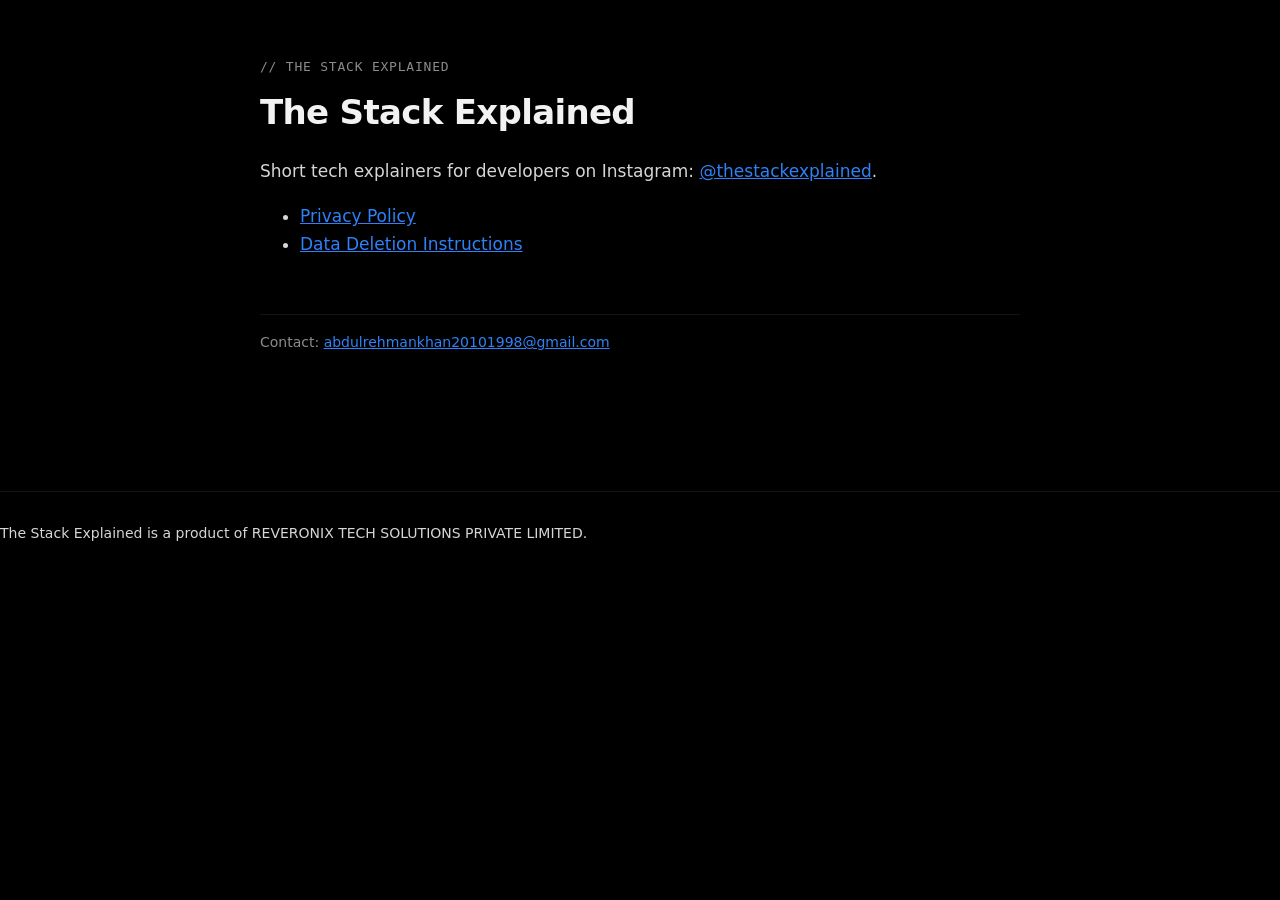
<file: index.html>
<!doctype html><html lang="en"><head><meta charset="utf-8"><meta name="viewport" content="width=device-width,initial-scale=1"><title>The Stack Explained</title><link rel="stylesheet" href="style.css"></head>
<body><main><div class="k">// THE STACK EXPLAINED</div><h1>The Stack Explained</h1>
<p>Short tech explainers for developers on Instagram: <a href="https://www.instagram.com/thestackexplained/">@thestackexplained</a>.</p>
<ul><li><a href="privacy.html">Privacy Policy</a></li><li><a href="data-deletion.html">Data Deletion Instructions</a></li></ul>
<footer>Contact: <a href="mailto:abdulrehmankhan20101998@gmail.com">abdulrehmankhan20101998@gmail.com</a></footer></main><footer><p>The Stack Explained is a product of REVERONIX TECH SOLUTIONS PRIVATE LIMITED.</p></footer>
</body></html>
</file>
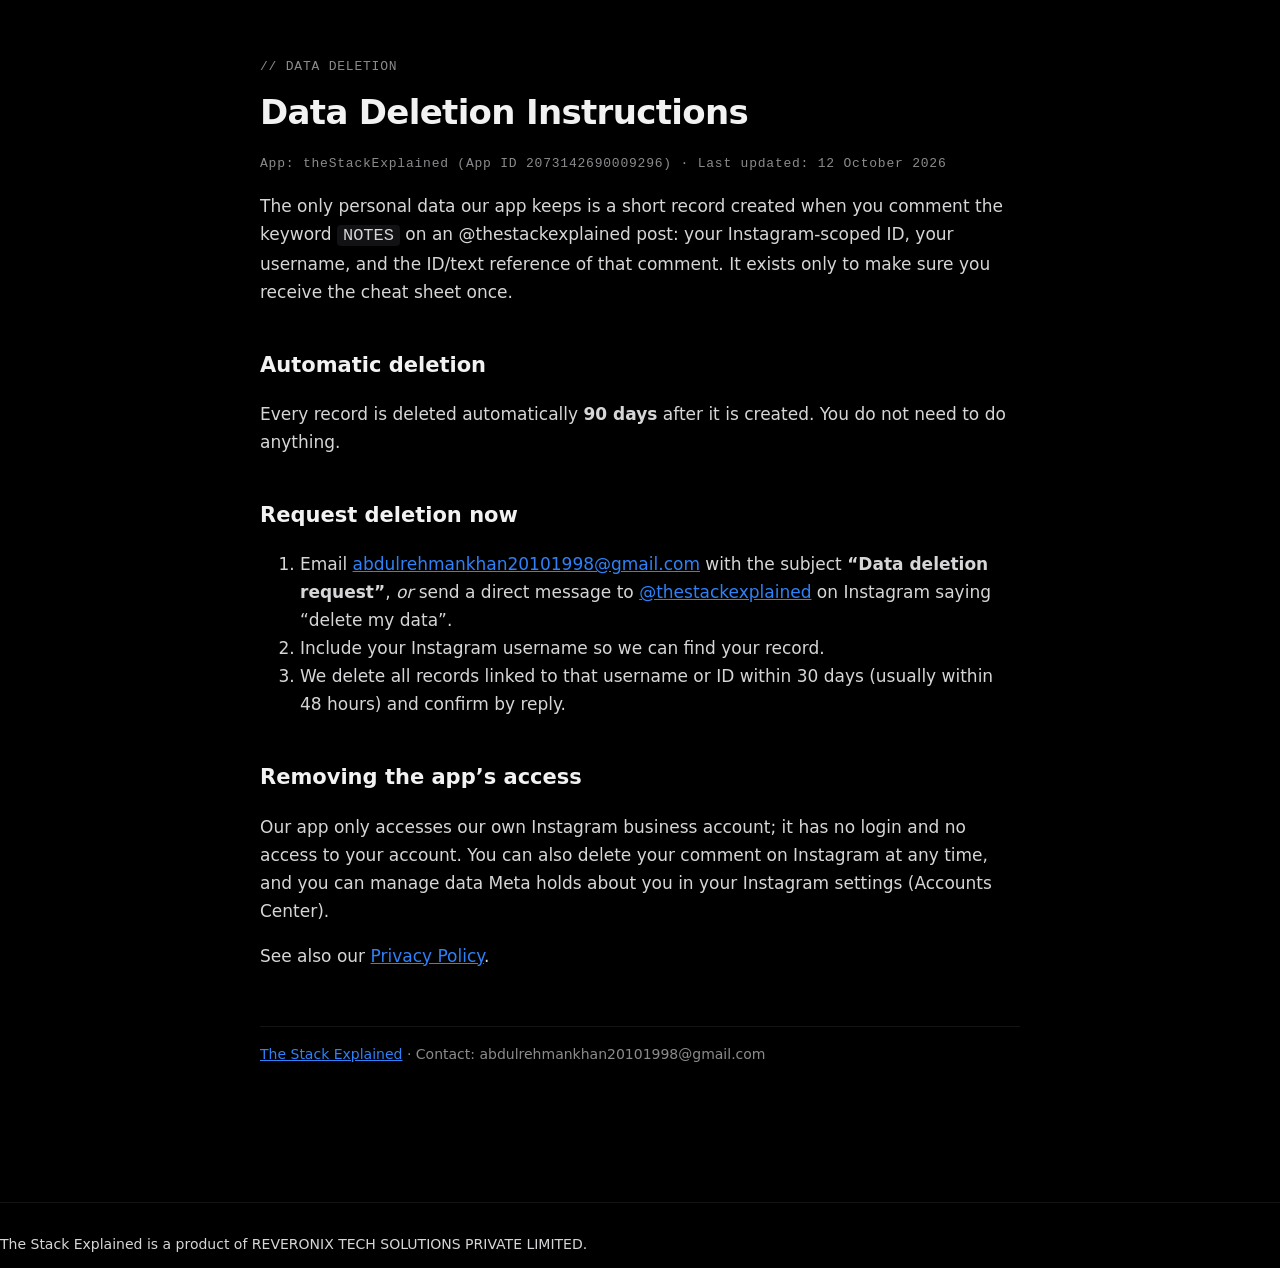
<file: data-deletion.html>
<!doctype html><html lang="en"><head><meta charset="utf-8"><meta name="viewport" content="width=device-width,initial-scale=1"><title>Data Deletion · The Stack Explained</title><link rel="stylesheet" href="style.css"></head>
<body><main><div class="k">// DATA DELETION</div><h1>Data Deletion Instructions</h1>
<p class="k">App: theStackExplained (App ID 2073142690009296) · Last updated: 12 October 2026</p>
<p>The only personal data our app keeps is a short record created when you comment the keyword <code>NOTES</code> on an @thestackexplained post: your Instagram-scoped ID, your username, and the ID/text reference of that comment. It exists only to make sure you receive the cheat sheet once.</p>
<h2>Automatic deletion</h2><p>Every record is deleted automatically <strong>90 days</strong> after it is created. You do not need to do anything.</p>
<h2>Request deletion now</h2>
<ol><li>Email <a href="mailto:abdulrehmankhan20101998@gmail.com?subject=Data%20deletion%20request">abdulrehmankhan20101998@gmail.com</a> with the subject <strong>“Data deletion request”</strong>, <em>or</em> send a direct message to <a href="https://www.instagram.com/thestackexplained/">@thestackexplained</a> on Instagram saying “delete my data”.</li>
<li>Include your Instagram username so we can find your record.</li>
<li>We delete all records linked to that username or ID within 30 days (usually within 48 hours) and confirm by reply.</li></ol>
<h2>Removing the app’s access</h2><p>Our app only accesses our own Instagram business account; it has no login and no access to your account. You can also delete your comment on Instagram at any time, and you can manage data Meta holds about you in your Instagram settings (Accounts Center).</p>
<p>See also our <a href="privacy.html">Privacy Policy</a>.</p>
<footer><a href="index.html">The Stack Explained</a> · Contact: abdulrehmankhan20101998@gmail.com</footer></main><footer><p>The Stack Explained is a product of REVERONIX TECH SOLUTIONS PRIVATE LIMITED.</p></footer>
</body></html>
</file>
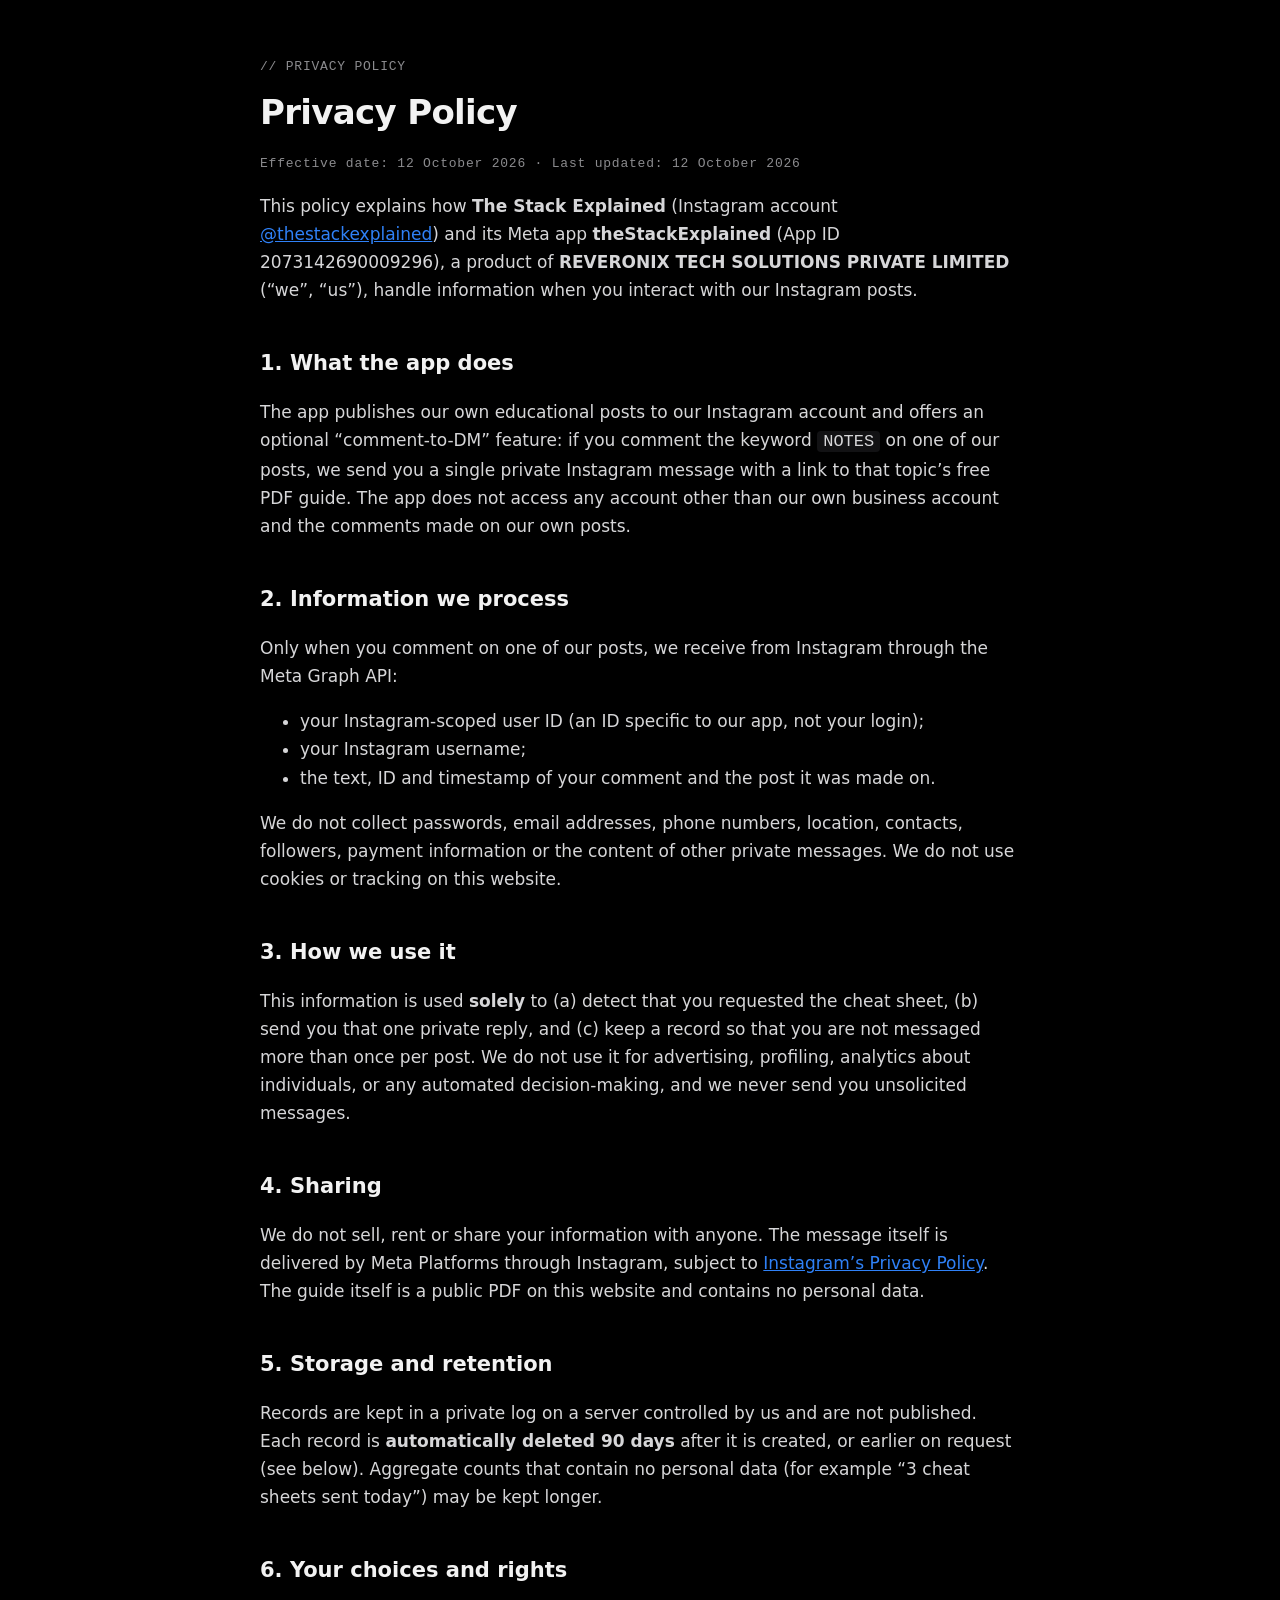
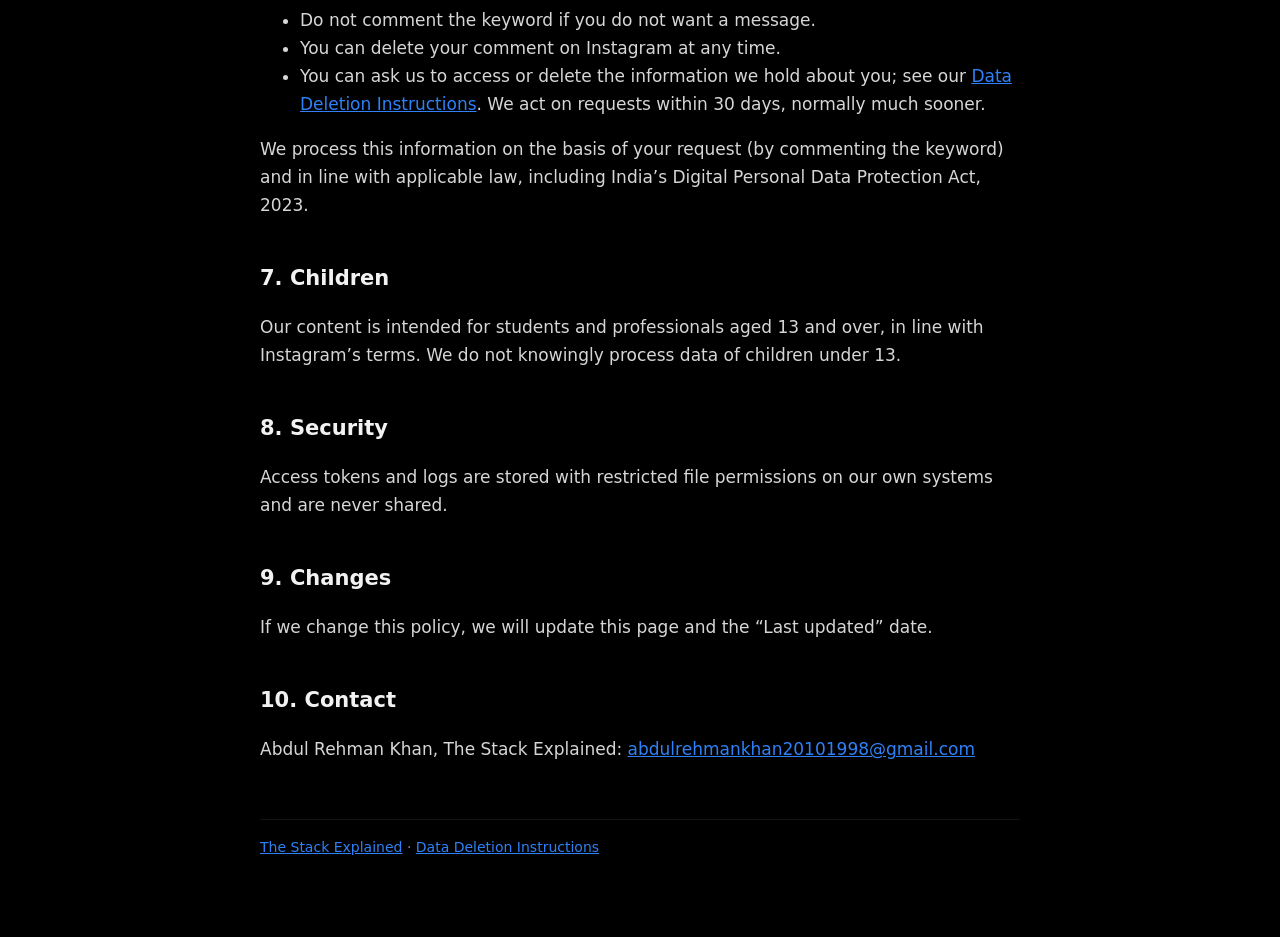
<file: privacy.html>
<!doctype html><html lang="en"><head><meta charset="utf-8"><meta name="viewport" content="width=device-width,initial-scale=1"><title>Privacy Policy · The Stack Explained</title><link rel="stylesheet" href="style.css"></head>
<body><main><div class="k">// PRIVACY POLICY</div><h1>Privacy Policy</h1>
<p class="k">Effective date: 12 October 2026 · Last updated: 12 October 2026</p>
<p>This policy explains how <strong>The Stack Explained</strong> (Instagram account <a href="https://www.instagram.com/thestackexplained/">@thestackexplained</a>) and its Meta app <strong>theStackExplained</strong> (App ID 2073142690009296), a product of <strong>REVERONIX TECH SOLUTIONS PRIVATE LIMITED</strong> (“we”, “us”), handle information when you interact with our Instagram posts.</p>

<h2>1. What the app does</h2>
<p>The app publishes our own educational posts to our Instagram account and offers an optional “comment-to-DM” feature: if you comment the keyword <code>NOTES</code> on one of our posts, we send you a single private Instagram message with a link to that topic’s free PDF guide. The app does not access any account other than our own business account and the comments made on our own posts.</p>

<h2>2. Information we process</h2>
<p>Only when you comment on one of our posts, we receive from Instagram through the Meta Graph API:</p>
<ul><li>your Instagram-scoped user ID (an ID specific to our app, not your login);</li><li>your Instagram username;</li><li>the text, ID and timestamp of your comment and the post it was made on.</li></ul>
<p>We do not collect passwords, email addresses, phone numbers, location, contacts, followers, payment information or the content of other private messages. We do not use cookies or tracking on this website.</p>

<h2>3. How we use it</h2>
<p>This information is used <strong>solely</strong> to (a) detect that you requested the cheat sheet, (b) send you that one private reply, and (c) keep a record so that you are not messaged more than once per post. We do not use it for advertising, profiling, analytics about individuals, or any automated decision-making, and we never send you unsolicited messages.</p>

<h2>4. Sharing</h2>
<p>We do not sell, rent or share your information with anyone. The message itself is delivered by Meta Platforms through Instagram, subject to <a href="https://privacycenter.instagram.com/policy">Instagram’s Privacy Policy</a>. The guide itself is a public PDF on this website and contains no personal data.</p>

<h2>5. Storage and retention</h2>
<p>Records are kept in a private log on a server controlled by us and are not published. Each record is <strong>automatically deleted 90 days</strong> after it is created, or earlier on request (see below). Aggregate counts that contain no personal data (for example “3 cheat sheets sent today”) may be kept longer.</p>

<h2>6. Your choices and rights</h2>
<ul><li>Do not comment the keyword if you do not want a message.</li><li>You can delete your comment on Instagram at any time.</li><li>You can ask us to access or delete the information we hold about you; see our <a href="data-deletion.html">Data Deletion Instructions</a>. We act on requests within 30 days, normally much sooner.</li></ul>
<p>We process this information on the basis of your request (by commenting the keyword) and in line with applicable law, including India’s Digital Personal Data Protection Act, 2023.</p>

<h2>7. Children</h2><p>Our content is intended for students and professionals aged 13 and over, in line with Instagram’s terms. We do not knowingly process data of children under 13.</p>
<h2>8. Security</h2><p>Access tokens and logs are stored with restricted file permissions on our own systems and are never shared.</p>
<h2>9. Changes</h2><p>If we change this policy, we will update this page and the “Last updated” date.</p>
<h2>10. Contact</h2><p>Abdul Rehman Khan, The Stack Explained: <a href="mailto:abdulrehmankhan20101998@gmail.com">abdulrehmankhan20101998@gmail.com</a></p>
<footer><a href="index.html">The Stack Explained</a> · <a href="data-deletion.html">Data Deletion Instructions</a></footer></main></body></html>
</file>
<file: style.css>
body{margin:0;background:#000;color:#F2F2F2;font:17px/1.65 Inter,system-ui,-apple-system,Segoe UI,Roboto,sans-serif}
main{max-width:760px;margin:0 auto;padding:56px 24px 80px}
h1{font-size:34px;letter-spacing:-.02em;margin:.2em 0}h2{font-size:21px;margin-top:2em}
.k{font-family:"JetBrains Mono",ui-monospace,monospace;color:#8B8B8E;font-size:13px;letter-spacing:.06em}
a{color:#2F81F7}p,li{color:#d6d6d8}code{font-family:"JetBrains Mono",ui-monospace,monospace;background:#121214;padding:1px 6px;border-radius:4px}
footer{margin-top:56px;color:#8B8B8E;font-size:14px;border-top:1px solid rgba(255,255,255,.08);padding-top:16px}
</file>
